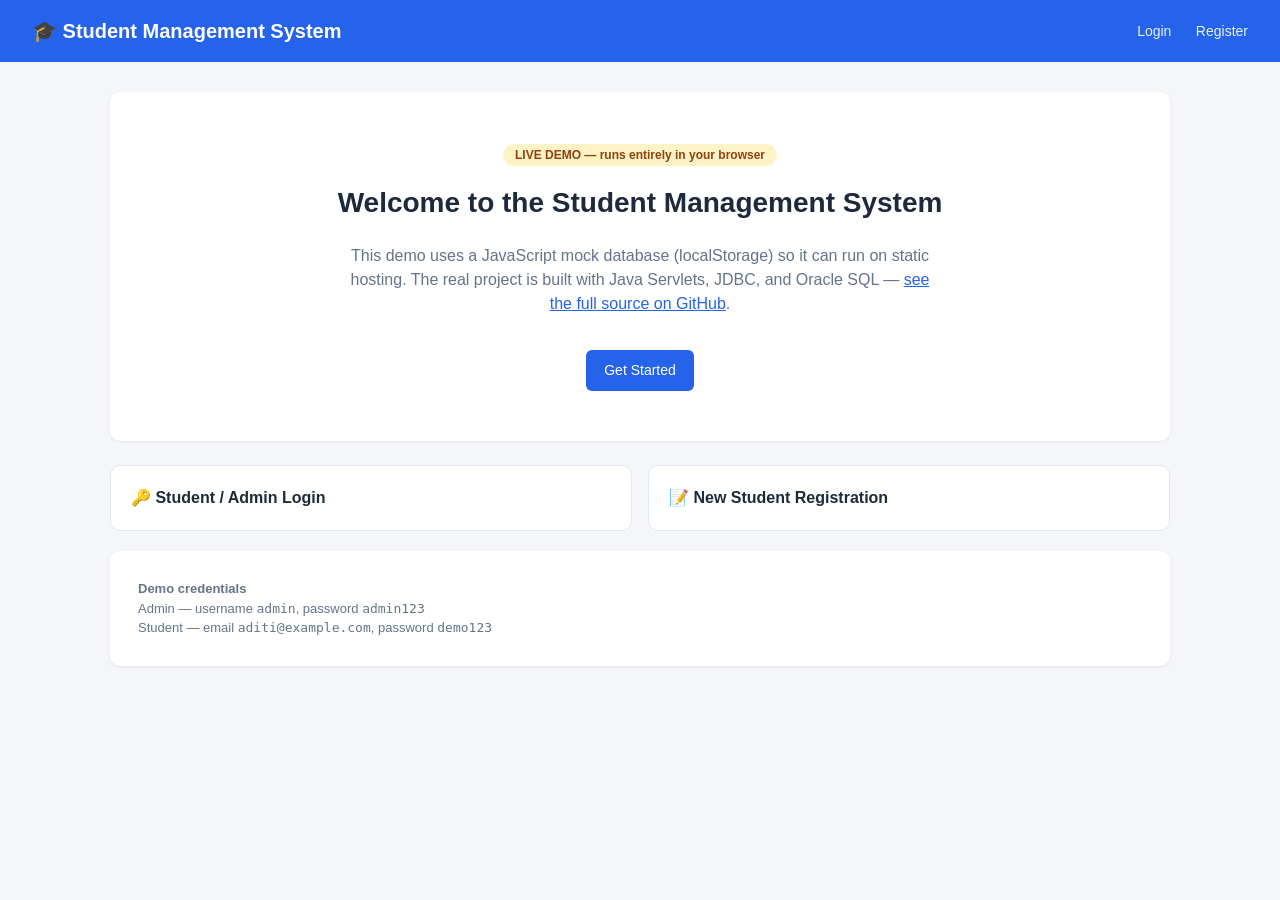
<file: StudentManagementSystem-Demo (1)/index.html>
<!DOCTYPE html>
<html lang="en">
<head>
<meta charset="UTF-8">
<title>Student Management System (Live Demo)</title>
<link rel="stylesheet" href="css/style.css">
</head>
<body>
    <div class="navbar">
        <h1>🎓 Student Management System</h1>
        <div>
            <a href="login.html">Login</a>
            <a href="register.html">Register</a>
        </div>
    </div>

    <div class="container">
        <div class="card" style="text-align:center; padding:50px 30px;">
            <span style="background:#fef3c7; color:#92400e; padding:4px 12px; border-radius:20px; font-size:12px; font-weight:600;">
                LIVE DEMO — runs entirely in your browser
            </span>
            <h2 style="font-size:28px; margin-top:16px;">Welcome to the Student Management System</h2>
            <p style="color:#64748b; max-width:600px; margin:16px auto;">
                This demo uses a JavaScript mock database (localStorage) so it can run on static
                hosting. The real project is built with Java Servlets, JDBC, and Oracle SQL —
                <a href="https://github.com/" target="_blank" style="color:#2563eb;">see the full source on GitHub</a>.
            </p>
            <a href="login.html" class="btn">Get Started</a>
        </div>

        <div class="dashboard-links">
            <a href="login.html">🔑 Student / Admin Login</a>
            <a href="register.html">📝 New Student Registration</a>
        </div>

        <div class="card" style="margin-top:20px; font-size:13px; color:#64748b;">
            <b>Demo credentials</b><br>
            Admin — username <code>admin</code>, password <code>admin123</code><br>
            Student — email <code>aditi@example.com</code>, password <code>demo123</code>
        </div>
    </div>
</body>
</html>
</file>
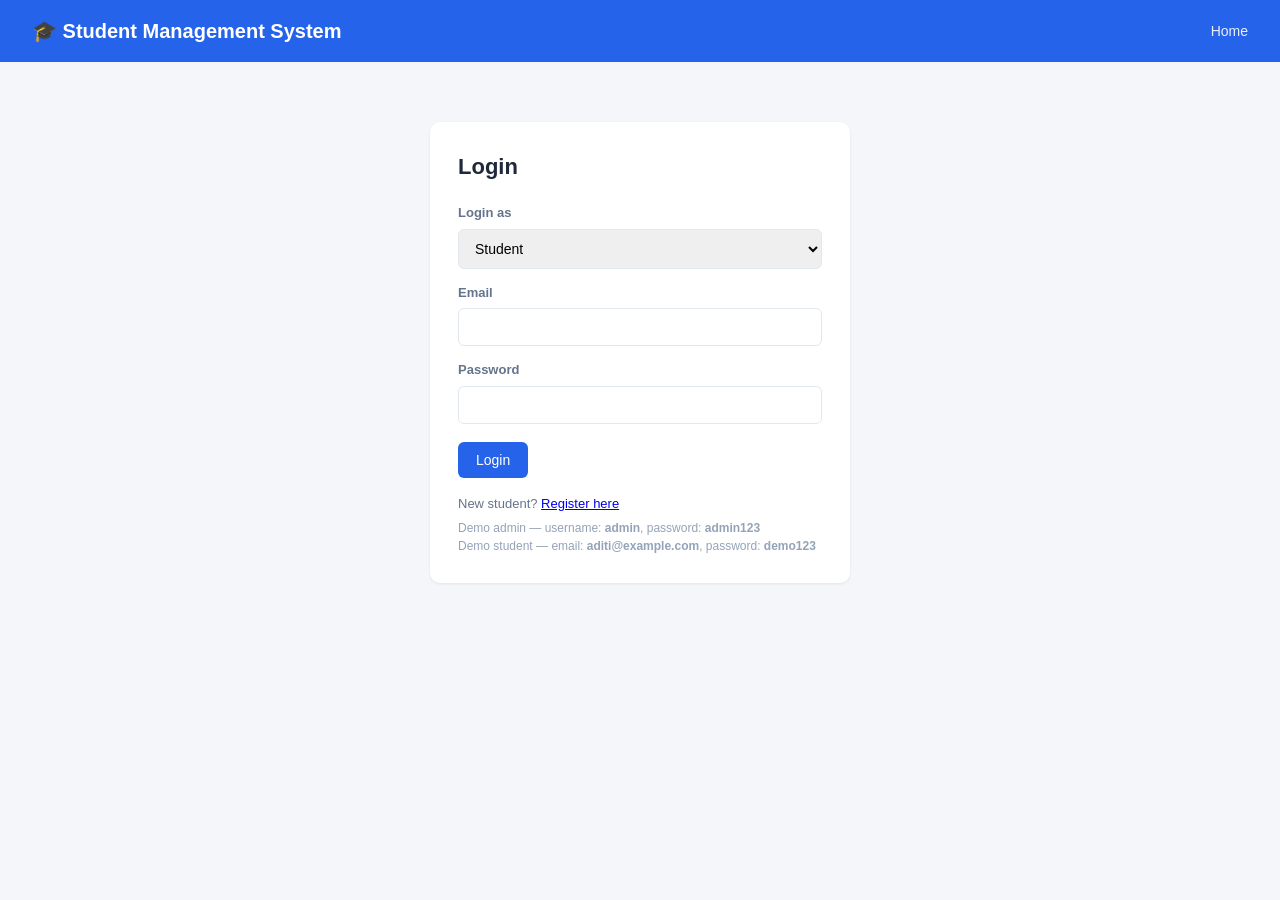
<file: StudentManagementSystem-Demo (1)/add-admin.html>
<!DOCTYPE html>
<html lang="en">
<head>
<meta charset="UTF-8">
<title>Add Admin</title>
<link rel="stylesheet" href="css/style.css">
</head>
<body>
    <div class="navbar">
        <h1>🎓 Add Admin</h1>
        <div><a href="admin-dashboard.html">Dashboard</a> <a href="#" id="logoutLink">Logout</a></div>
    </div>

    <div class="container">
        <div class="card auth-card">
            <h2>Create a New Admin Account</h2>
            <p style="font-size:13px; color:#64748b; margin-bottom:10px;">
                Only accessible to users already logged in as admin.
            </p>

            <form id="addAdminForm">
                <label>Full Name</label>
                <input type="text" id="fullName" required>

                <label>Username</label>
                <input type="text" id="username" required>

                <label>Password</label>
                <input type="password" id="password" minlength="6" required>

                <button type="submit">Create Admin</button>
                <div class="error-msg" id="errorMsg"></div>
                <div class="success-msg" id="successMsg"></div>
            </form>
        </div>
    </div>

    <script src="js/db.js"></script>
    <script src="js/guard.js"></script>
    <script>
        requireRole('admin');

        document.getElementById('addAdminForm').addEventListener('submit', async function (e) {
            e.preventDefault();
            const errorBox = document.getElementById('errorMsg');
            const successBox = document.getElementById('successMsg');
            errorBox.textContent = '';
            successBox.textContent = '';

            const password = document.getElementById('password').value;
            if (password.length < 6) {
                errorBox.textContent = 'Password must be at least 6 characters.';
                return;
            }

            const result = await DB.addAdmin({
                fullName: document.getElementById('fullName').value,
                username: document.getElementById('username').value,
                password
            });

            if (result.success) {
                successBox.textContent = 'Admin account created successfully.';
                this.reset();
            } else {
                errorBox.textContent = result.message;
            }
        });

        document.getElementById('logoutLink').addEventListener('click', (e) => {
            e.preventDefault();
            DB.clearSession();
            window.location.href = 'index.html';
        });
    </script>
</body>
</html>
</file>
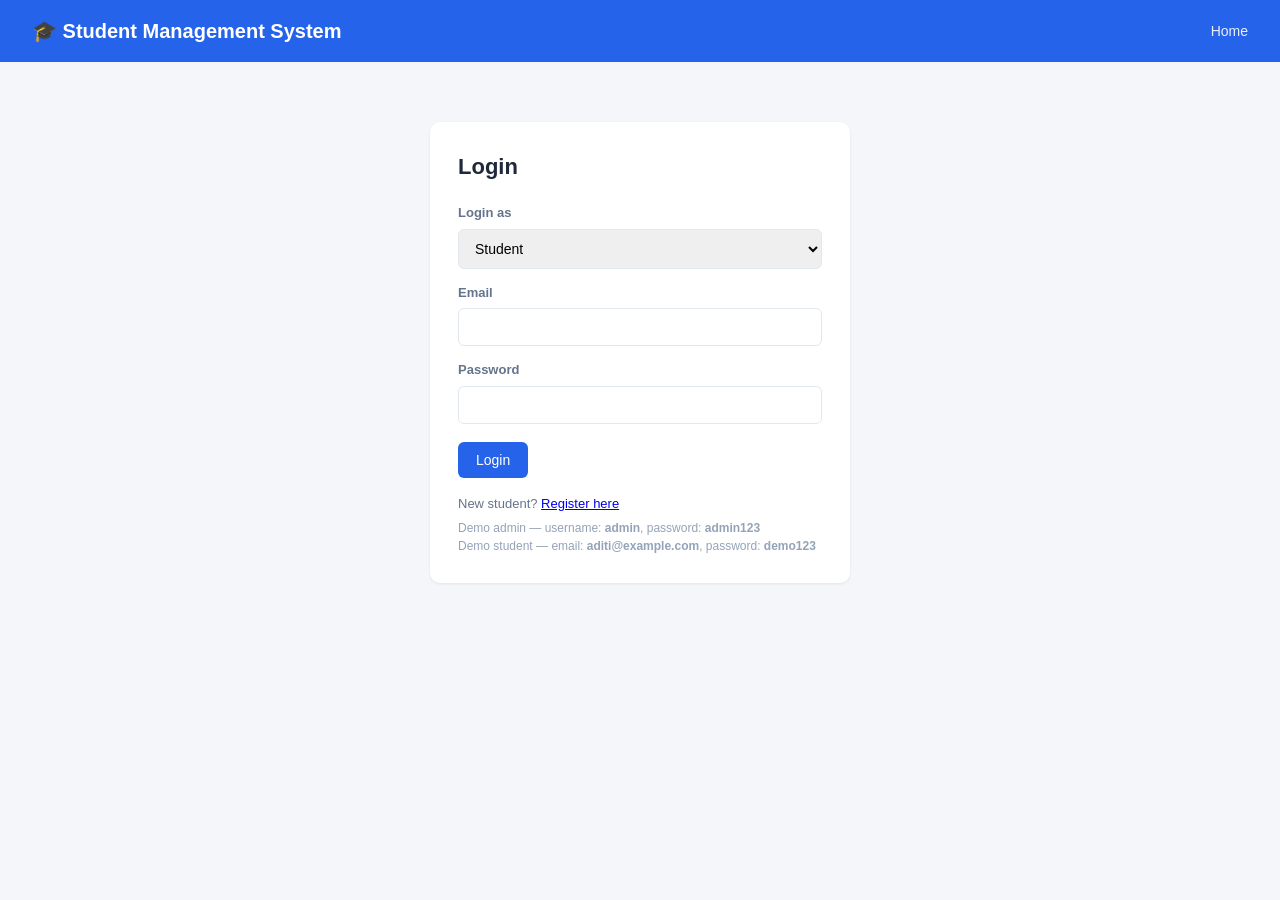
<file: StudentManagementSystem-Demo (1)/admin-dashboard.html>
<!DOCTYPE html>
<html lang="en">
<head>
<meta charset="UTF-8">
<title>Admin Dashboard</title>
<link rel="stylesheet" href="css/style.css">
</head>
<body>
    <div class="navbar">
        <h1>🎓 Admin Dashboard</h1>
        <div><a href="#" id="logoutLink">Logout</a></div>
    </div>

    <div class="container">
        <div class="stats-grid">
            <div class="stat-box"><div class="value" id="totalStudents">--</div><div class="label">Total Students</div></div>
            <div class="stat-box"><div class="value" id="totalCourses">--</div><div class="label">Courses Offered</div></div>
            <div class="stat-box"><div class="value" id="activeStudents">--</div><div class="label">Active Students</div></div>
        </div>

        <div class="dashboard-links">
            <a href="view-students.html">👥 Manage Students</a>
            <a href="manage-courses.html">📚 Manage Courses</a>
            <a href="manage-marks.html">📊 Manage Marks & Grades</a>
            <a href="attendance.html">🗓️ Mark Attendance</a>
            <a href="add-admin.html">➕ Add Admin</a>
            <a href="change-credentials.html">🔐 Change My Credentials</a>
        </div>
    </div>

    <script src="js/db.js"></script>
    <script src="js/guard.js"></script>
    <script>
        requireRole('admin');

        const students = DB.getAllStudents();
        document.getElementById('totalStudents').textContent = students.length;
        document.getElementById('activeStudents').textContent = students.filter(s => s.status === 'ACTIVE').length;
        document.getElementById('totalCourses').textContent = DB.getAllCourses().length;

        document.getElementById('logoutLink').addEventListener('click', (e) => {
            e.preventDefault();
            DB.clearSession();
            window.location.href = 'index.html';
        });
    </script>
</body>
</html>
</file>
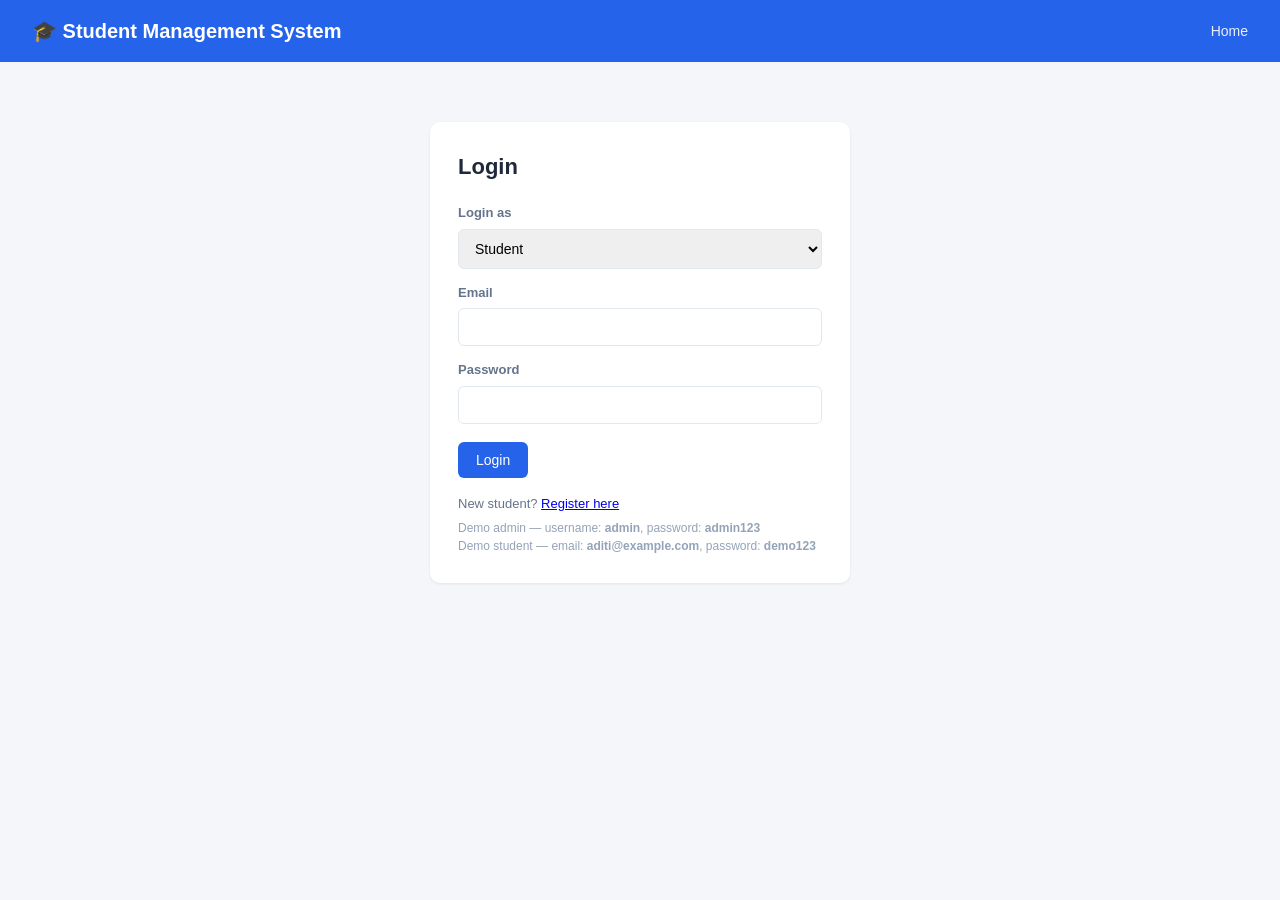
<file: StudentManagementSystem-Demo (1)/attendance.html>
<!DOCTYPE html>
<html lang="en">
<head>
<meta charset="UTF-8">
<title>Mark Attendance</title>
<link rel="stylesheet" href="css/style.css">
</head>
<body>
    <div class="navbar">
        <h1>🎓 Mark Attendance</h1>
        <div><a href="admin-dashboard.html">Dashboard</a> <a href="#" id="logoutLink">Logout</a></div>
    </div>

    <div class="container">
        <div class="card">
            <h2>Mark Today's Attendance</h2>
            <form id="attendanceForm">
                <label>Student ID</label>
                <input type="number" id="studentId" required>

                <label>Status</label>
                <select id="status">
                    <option value="PRESENT">Present</option>
                    <option value="ABSENT">Absent</option>
                </select>

                <button type="submit">Submit</button>
                <div class="success-msg" id="msg"></div>
            </form>
        </div>
    </div>

    <script src="js/db.js"></script>
    <script src="js/guard.js"></script>
    <script>
        requireRole('admin');

        document.getElementById('attendanceForm').addEventListener('submit', function (e) {
            e.preventDefault();
            const studentId = document.getElementById('studentId').value;
            const status = document.getElementById('status').value;
            DB.markAttendance(studentId, status);
            document.getElementById('msg').textContent = 'Attendance recorded!';
            this.reset();
        });

        document.getElementById('logoutLink').addEventListener('click', (e) => {
            e.preventDefault();
            DB.clearSession();
            window.location.href = 'index.html';
        });
    </script>
</body>
</html>
</file>
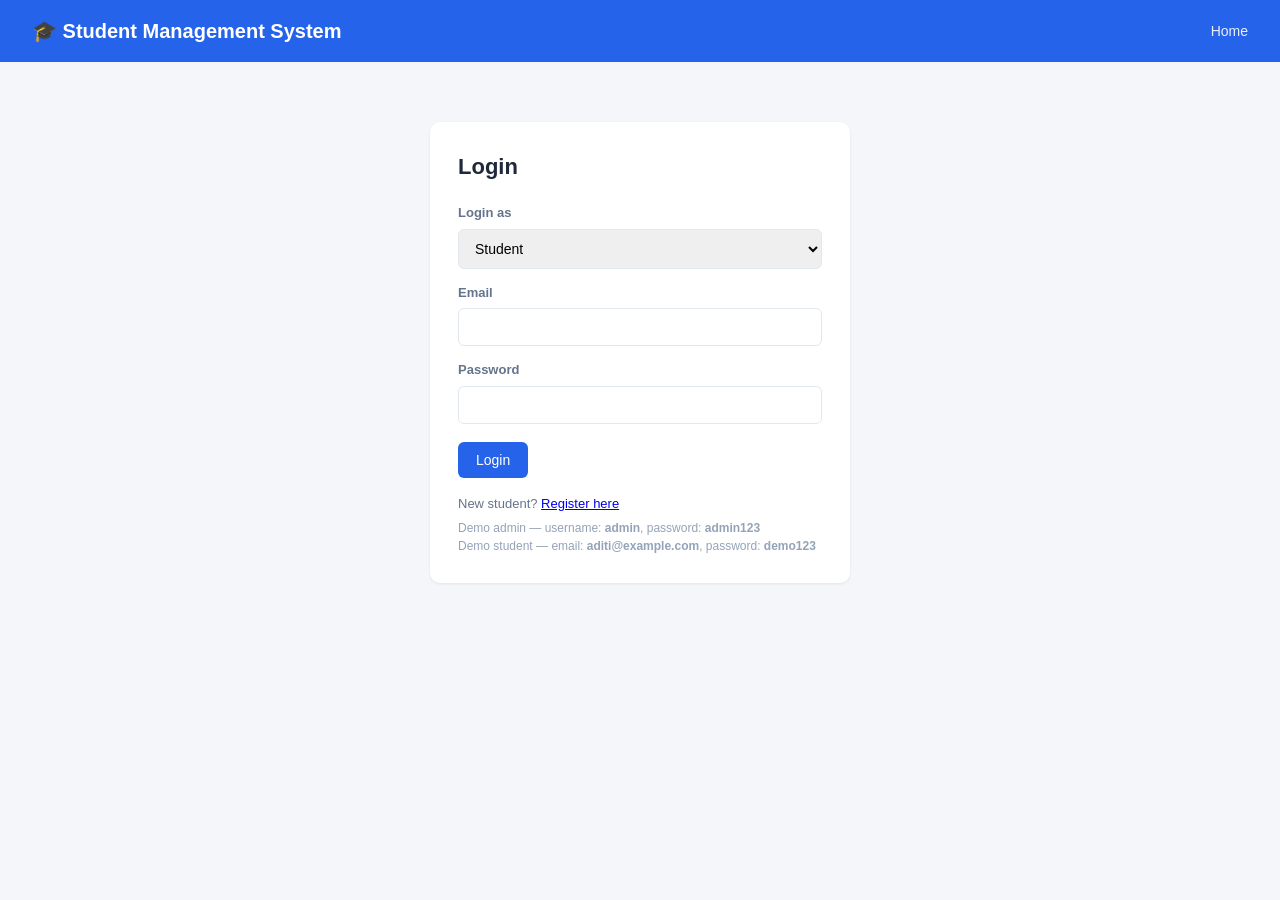
<file: StudentManagementSystem-Demo (1)/change-credentials.html>
<!DOCTYPE html>
<html lang="en">
<head>
<meta charset="UTF-8">
<title>Change My Credentials</title>
<link rel="stylesheet" href="css/style.css">
</head>
<body>
    <div class="navbar">
        <h1>🎓 Change My Credentials</h1>
        <div><a href="admin-dashboard.html">Dashboard</a> <a href="#" id="logoutLink">Logout</a></div>
    </div>

    <div class="container">
        <div class="card auth-card">
            <h2>Update Username / Password</h2>
            <p style="font-size:13px; color:#64748b; margin-bottom:10px;">
                You must confirm your current password to make changes.
            </p>

            <form id="changeForm">
                <label>Current Password</label>
                <input type="password" id="currentPassword" required>

                <label>New Username</label>
                <input type="text" id="newUsername" required>

                <label>New Password <span style="font-weight:400; color:#94a3b8;">(leave blank to keep current password)</span></label>
                <input type="password" id="newPassword" minlength="6">

                <button type="submit">Update Credentials</button>
                <div class="error-msg" id="errorMsg"></div>
                <div class="success-msg" id="successMsg"></div>
            </form>
        </div>
    </div>

    <script src="js/db.js"></script>
    <script src="js/guard.js"></script>
    <script>
        requireRole('admin');
        const session = DB.getSession();

        // Pre-fill with current username
        const usernameField = document.getElementById('newUsername');
        usernameField.value = session.username;

        document.getElementById('changeForm').addEventListener('submit', async function (e) {
            e.preventDefault();
            const errorBox = document.getElementById('errorMsg');
            const successBox = document.getElementById('successMsg');
            errorBox.textContent = '';
            successBox.textContent = '';

            const currentPassword = document.getElementById('currentPassword').value;
            const newUsername = usernameField.value;
            const newPassword = document.getElementById('newPassword').value;

            if (newPassword && newPassword.length < 6) {
                errorBox.textContent = 'New password must be at least 6 characters.';
                return;
            }

            const result = await DB.updateAdminCredentials(
                session.username, currentPassword, newUsername, newPassword
            );

            if (result.success) {
                DB.setSession({ role: 'admin', username: result.username });
                successBox.textContent = 'Credentials updated successfully.';
                document.getElementById('currentPassword').value = '';
                document.getElementById('newPassword').value = '';
            } else {
                errorBox.textContent = result.message;
            }
        });

        document.getElementById('logoutLink').addEventListener('click', (e) => {
            e.preventDefault();
            DB.clearSession();
            window.location.href = 'index.html';
        });
    </script>
</body>
</html>
</file>
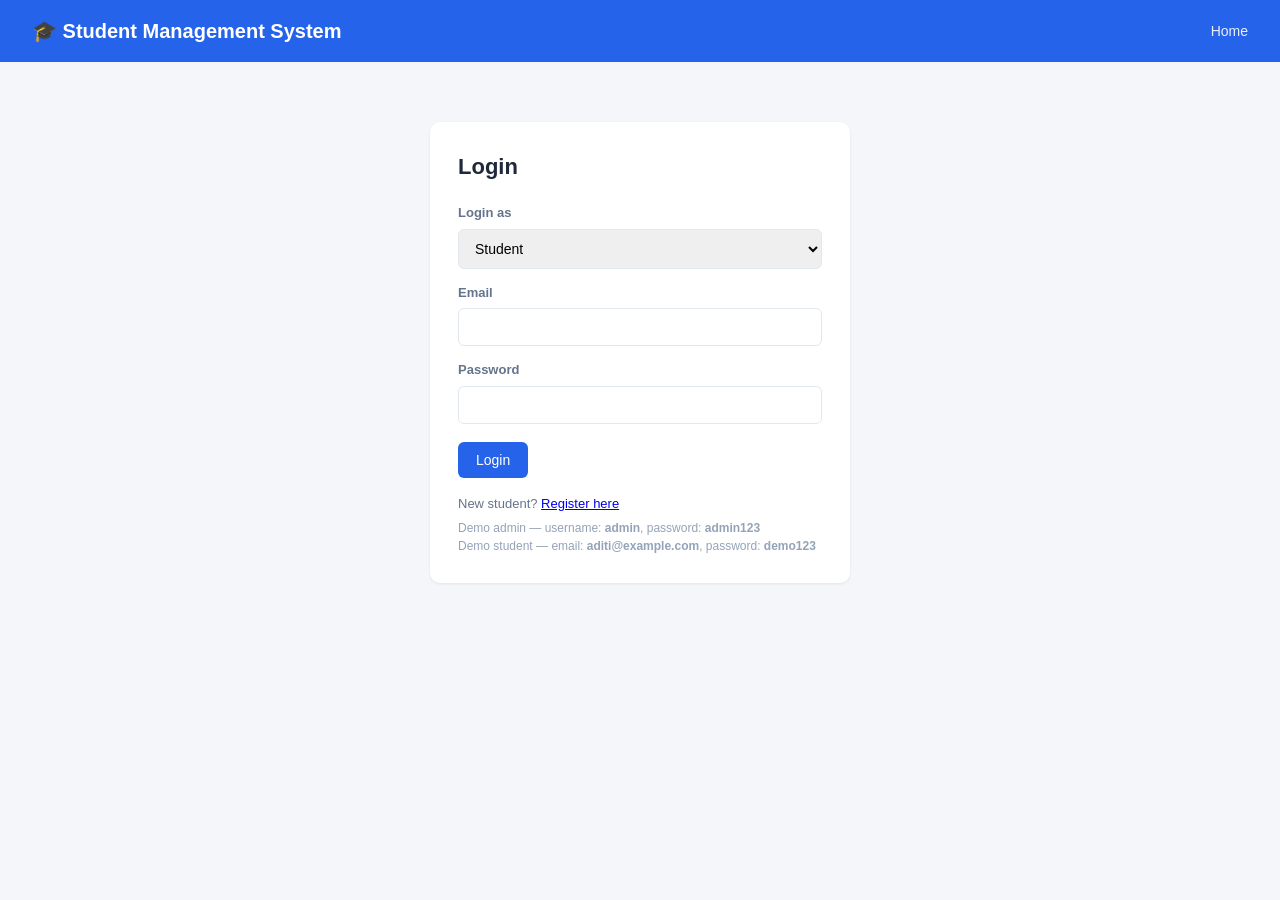
<file: StudentManagementSystem-Demo (1)/edit-student.html>
<!DOCTYPE html>
<html lang="en">
<head>
<meta charset="UTF-8">
<title>Edit Student</title>
<link rel="stylesheet" href="css/style.css">
</head>
<body>
    <div class="navbar">
        <h1>🎓 Edit Student</h1>
        <div><a href="view-students.html">Back to Students</a> <a href="#" id="logoutLink">Logout</a></div>
    </div>

    <div class="container">
        <div class="card auth-card">
            <h2>Edit Student Details</h2>

            <form id="editForm">
                <label>Full Name</label>
                <input type="text" id="fullName" required>

                <label>Email <span style="font-weight:400; color:#94a3b8;">(read-only)</span></label>
                <input type="email" id="email" disabled>

                <label>Phone</label>
                <input type="tel" id="phone" pattern="[0-9]{10}">

                <label>Address</label>
                <textarea id="address" rows="2"></textarea>

                <label>Course</label>
                <select id="courseId" required></select>

                <label>Status</label>
                <select id="status">
                    <option value="ACTIVE">Active</option>
                    <option value="INACTIVE">Inactive</option>
                </select>

                <button type="submit">Save Changes</button>
                <div class="error-msg" id="errorMsg"></div>
                <div class="success-msg" id="successMsg"></div>
            </form>
        </div>
    </div>

    <script src="js/db.js"></script>
    <script src="js/guard.js"></script>
    <script>
        requireRole('admin');

        const params = new URLSearchParams(window.location.search);
        const studentId = Number(params.get('id'));

        if (!studentId) {
            window.location.href = 'view-students.html';
        }

        // Populate course dropdown
        const courseSelect = document.getElementById('courseId');
        DB.getAllCourses().forEach(c => {
            const opt = document.createElement('option');
            opt.value = c.courseId;
            opt.textContent = `${c.courseName} (${c.courseCode})`;
            courseSelect.appendChild(opt);
        });

        // Load student data
        const student = DB.getStudentById(studentId);
        if (!student) {
            document.getElementById('errorMsg').textContent = 'Student not found.';
        } else {
            document.getElementById('fullName').value = student.fullName;
            document.getElementById('email').value = student.email;
            document.getElementById('phone').value = student.phone || '';
            document.getElementById('address').value = student.address || '';
            document.getElementById('courseId').value = student.courseId;
            document.getElementById('status').value = student.status;
        }

        document.getElementById('editForm').addEventListener('submit', function (e) {
            e.preventDefault();

            DB.updateStudent({
                studentId,
                fullName: document.getElementById('fullName').value,
                phone: document.getElementById('phone').value,
                address: document.getElementById('address').value,
                courseId: Number(document.getElementById('courseId').value),
                status: document.getElementById('status').value
            });

            document.getElementById('successMsg').textContent = 'Saved! Redirecting...';
            setTimeout(() => window.location.href = 'view-students.html', 800);
        });

        document.getElementById('logoutLink').addEventListener('click', (e) => {
            e.preventDefault();
            DB.clearSession();
            window.location.href = 'index.html';
        });
    </script>
</body>
</html>
</file>
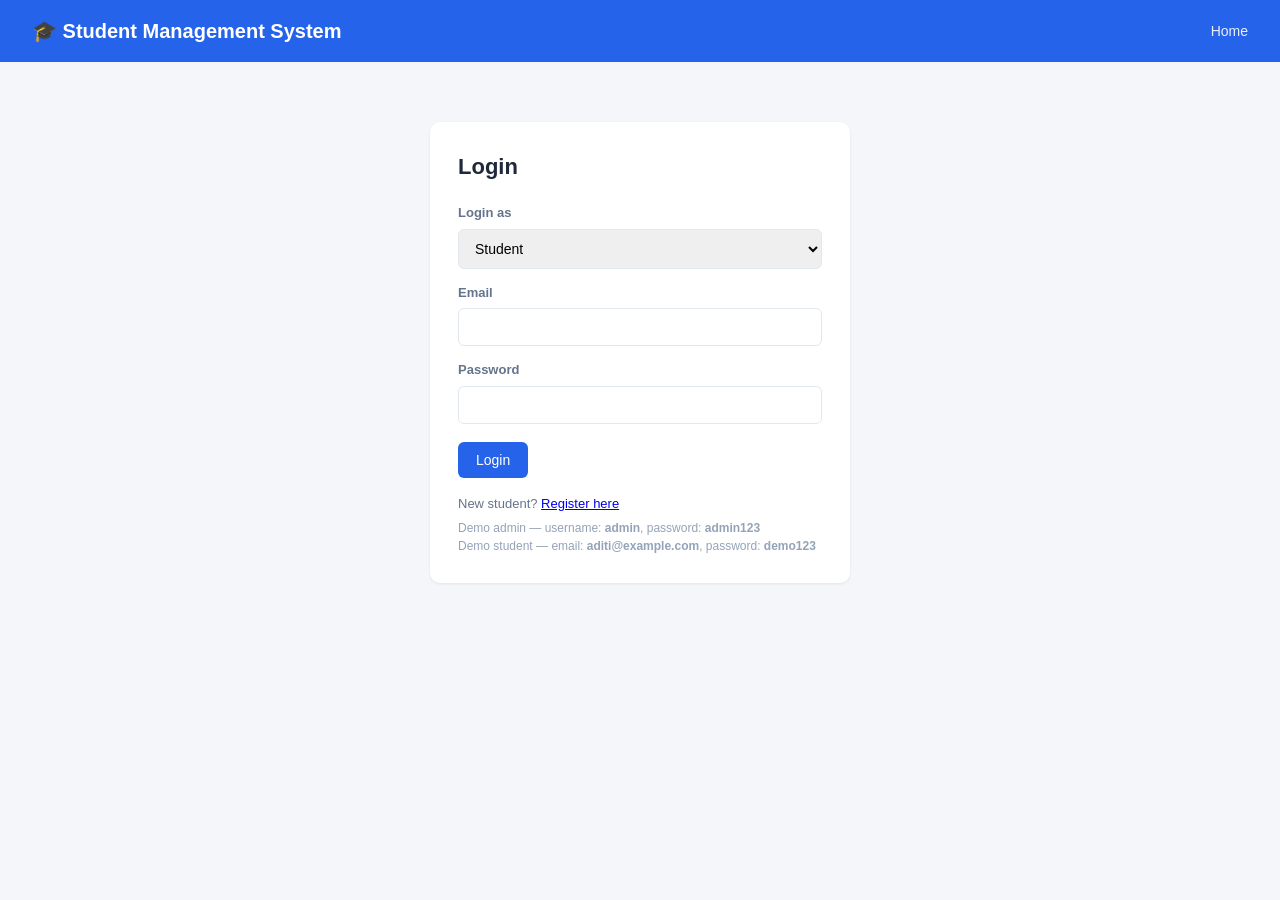
<file: StudentManagementSystem-Demo (1)/login.html>
<!DOCTYPE html>
<html lang="en">
<head>
<meta charset="UTF-8">
<title>Login - Student Management System</title>
<link rel="stylesheet" href="css/style.css">
</head>
<body>
    <div class="navbar">
        <h1>🎓 Student Management System</h1>
        <div><a href="index.html">Home</a></div>
    </div>

    <div class="container">
        <div class="card auth-card">
            <h2>Login</h2>

            <label>Login as</label>
            <select id="role">
                <option value="student">Student</option>
                <option value="admin">Admin</option>
            </select>

            <form id="loginForm">
                <label id="userLabel">Email</label>
                <input type="text" id="username" required>

                <label>Password</label>
                <input type="password" id="password" required>

                <button type="submit">Login</button>
                <div class="error-msg" id="errorMsg"></div>
                <div class="success-msg" id="successMsg"></div>
            </form>

            <p style="margin-top:16px; font-size:13px; color:#64748b;">
                New student? <a href="register.html">Register here</a>
            </p>
            <p style="margin-top:6px; font-size:12px; color:#94a3b8;">
                Demo admin — username: <b>admin</b>, password: <b>admin123</b><br>
                Demo student — email: <b>aditi@example.com</b>, password: <b>demo123</b>
            </p>
        </div>
    </div>

    <script src="js/db.js"></script>
    <script>
        const roleSelect = document.getElementById('role');
        const userLabel = document.getElementById('userLabel');

        roleSelect.addEventListener('change', () => {
            userLabel.textContent = roleSelect.value === 'admin' ? 'Username' : 'Email';
        });

        const params = new URLSearchParams(window.location.search);
        if (params.get('registered') === 'true') {
            document.getElementById('successMsg').textContent = 'Registration successful! Please log in.';
        }

        document.getElementById('loginForm').addEventListener('submit', async function (e) {
            e.preventDefault();
            const role = roleSelect.value;
            const username = document.getElementById('username').value;
            const password = document.getElementById('password').value;
            const errorBox = document.getElementById('errorMsg');
            errorBox.textContent = '';

            if (role === 'admin') {
                if (await DB.adminLogin(username, password)) {
                    DB.setSession({ role: 'admin', username });
                    window.location.href = 'admin-dashboard.html';
                } else {
                    errorBox.textContent = 'Invalid admin credentials.';
                }
            } else {
                const student = await DB.studentLogin(username, password);
                if (student) {
                    DB.setSession({ role: 'student', studentId: student.studentId, name: student.fullName });
                    window.location.href = 'student-dashboard.html';
                } else {
                    errorBox.textContent = 'Invalid email or password.';
                }
            }
        });
    </script>
</body>
</html>
</file>
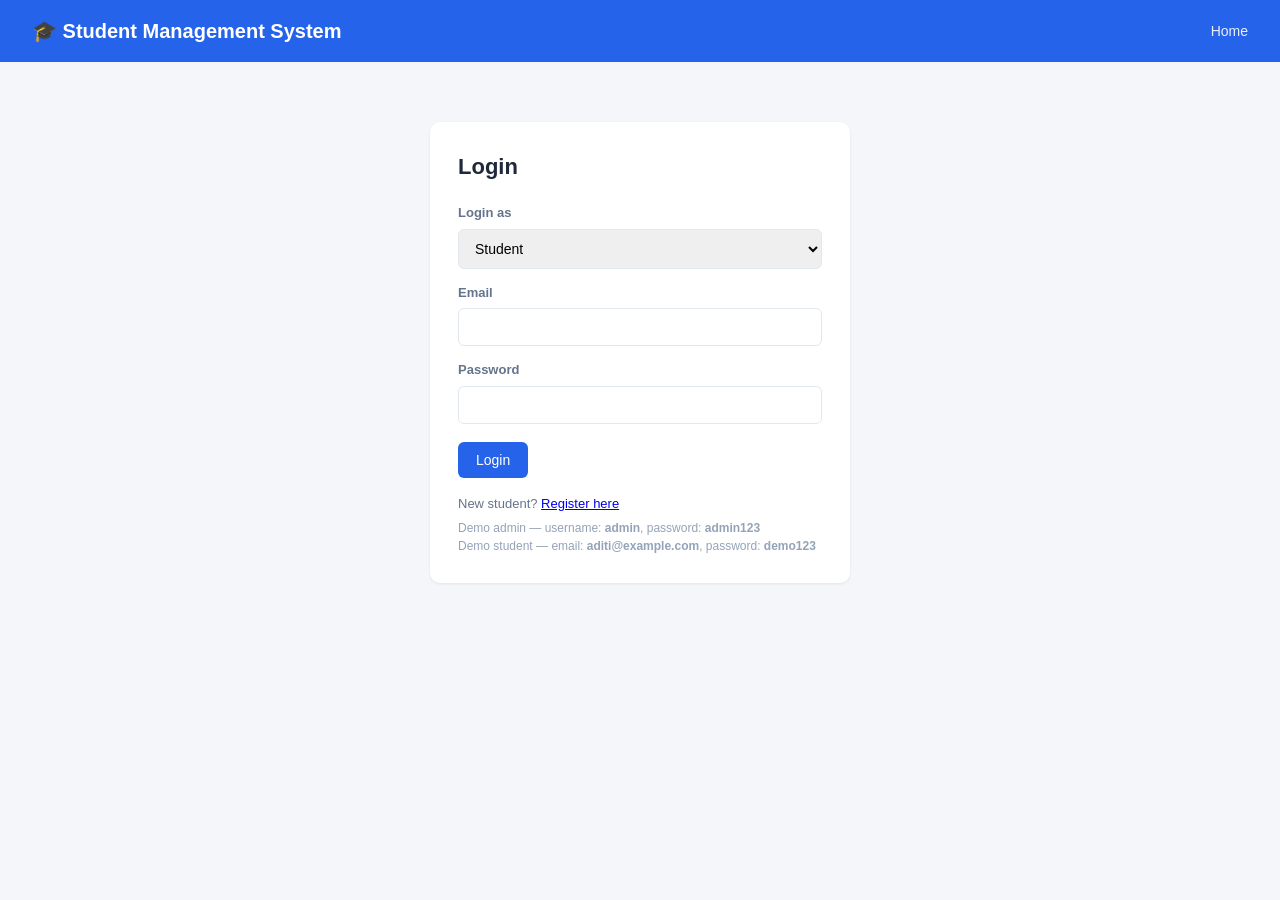
<file: StudentManagementSystem-Demo (1)/manage-courses.html>
<!DOCTYPE html>
<html lang="en">
<head>
<meta charset="UTF-8">
<title>Manage Courses</title>
<link rel="stylesheet" href="css/style.css">
</head>
<body>
    <div class="navbar">
        <h1>🎓 Manage Courses</h1>
        <div><a href="admin-dashboard.html">Dashboard</a> <a href="#" id="logoutLink">Logout</a></div>
    </div>

    <div class="container">
        <div class="card">
            <h2>Add New Course</h2>
            <form id="courseForm">
                <label>Course Name</label>
                <input type="text" id="courseName" required>

                <label>Course Code</label>
                <input type="text" id="courseCode" required>

                <label>Duration (years)</label>
                <input type="number" id="durationYears" value="4" required>

                <label>Fees (₹)</label>
                <input type="number" step="0.01" id="fees" required>

                <button type="submit">Add Course</button>
            </form>
        </div>

        <div class="card">
            <h2>All Courses</h2>
            <table>
                <thead>
                    <tr><th>ID</th><th>Name</th><th>Code</th><th>Duration</th><th>Fees</th></tr>
                </thead>
                <tbody id="courseTableBody"></tbody>
            </table>
        </div>
    </div>

    <script src="js/db.js"></script>
    <script src="js/guard.js"></script>
    <script>
        requireRole('admin');

        function loadCourses() {
            const tbody = document.getElementById('courseTableBody');
            tbody.innerHTML = '';
            DB.getAllCourses().forEach(c => {
                const row = document.createElement('tr');
                row.innerHTML = `
                    <td>${c.courseId}</td>
                    <td>${c.courseName}</td>
                    <td>${c.courseCode}</td>
                    <td>${c.durationYears} yrs</td>
                    <td>₹${c.fees}</td>
                `;
                tbody.appendChild(row);
            });
        }

        document.getElementById('courseForm').addEventListener('submit', function (e) {
            e.preventDefault();
            DB.addCourse({
                courseName: document.getElementById('courseName').value,
                courseCode: document.getElementById('courseCode').value,
                durationYears: Number(document.getElementById('durationYears').value),
                fees: Number(document.getElementById('fees').value)
            });
            this.reset();
            loadCourses();
        });

        loadCourses();

        document.getElementById('logoutLink').addEventListener('click', (e) => {
            e.preventDefault();
            DB.clearSession();
            window.location.href = 'index.html';
        });
    </script>
</body>
</html>
</file>
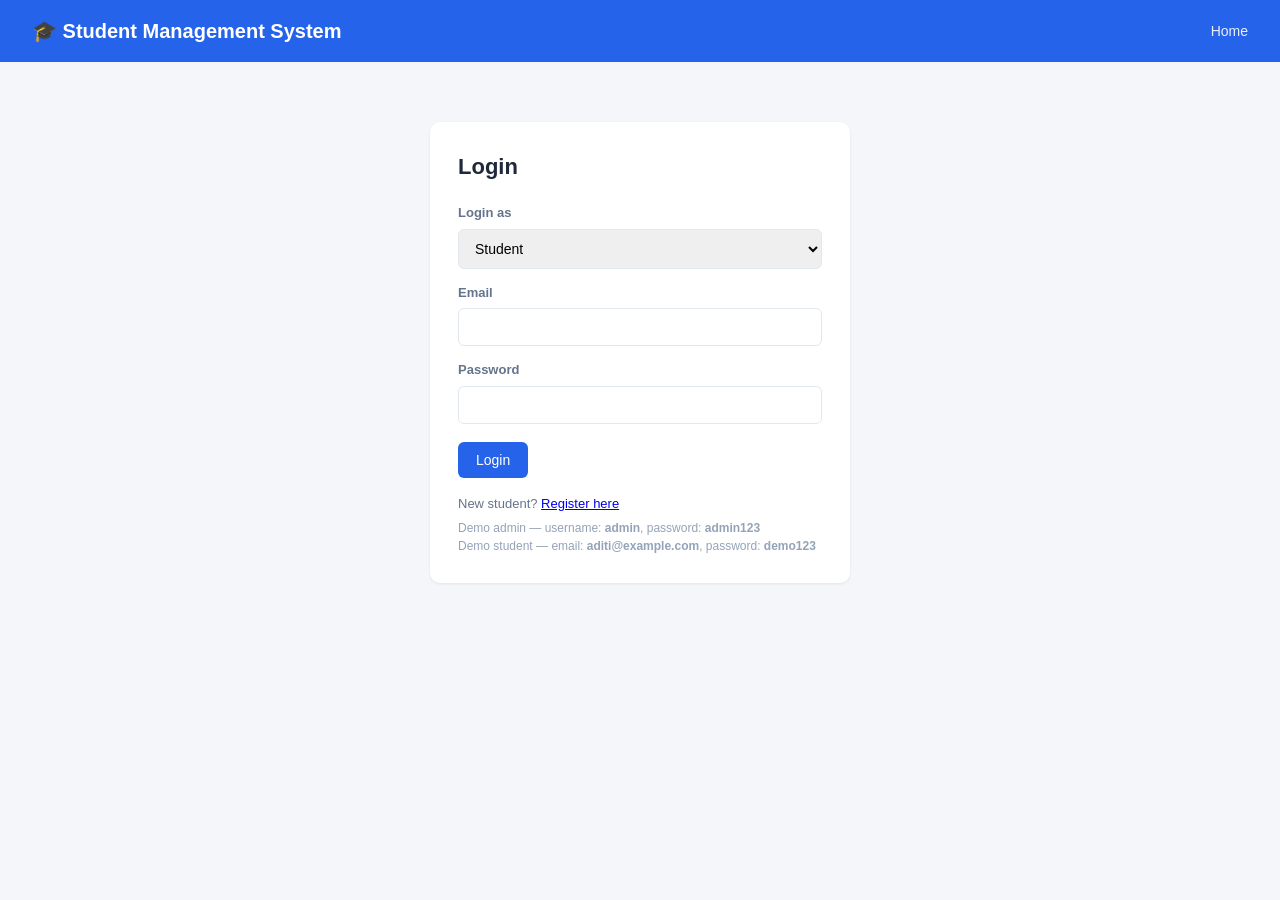
<file: StudentManagementSystem-Demo (1)/manage-marks.html>
<!DOCTYPE html>
<html lang="en">
<head>
<meta charset="UTF-8">
<title>Manage Marks</title>
<link rel="stylesheet" href="css/style.css">
</head>
<body>
    <div class="navbar">
        <h1>🎓 Manage Marks</h1>
        <div><a href="admin-dashboard.html">Dashboard</a> <a href="#" id="logoutLink">Logout</a></div>
    </div>

    <div class="container">
        <div class="card">
            <h2>Add Marks</h2>
            <form id="marksForm">
                <label>Student ID</label>
                <input type="number" id="studentId" required>

                <label>Subject</label>
                <input type="text" id="subject" required>

                <label>Semester</label>
                <input type="number" id="semester" min="1" max="8" required>

                <label>Marks Obtained</label>
                <input type="number" step="0.01" id="marksObtained" required>

                <label>Max Marks</label>
                <input type="number" step="0.01" id="maxMarks" value="100" required>

                <button type="submit">Save Marks</button>
                <div class="success-msg" id="msg"></div>
            </form>
        </div>

        <div class="card">
            <p style="font-size:13px; color:#64748b;">
                Tip: use Student ID <b>1</b> (Aditi Sharma) or <b>2</b> (Rahul Verma) to see it
                reflected instantly on the student dashboard.
            </p>
        </div>
    </div>

    <script src="js/db.js"></script>
    <script src="js/guard.js"></script>
    <script>
        requireRole('admin');

        document.getElementById('marksForm').addEventListener('submit', function (e) {
            e.preventDefault();
            DB.addMarks({
                studentId: Number(document.getElementById('studentId').value),
                subject: document.getElementById('subject').value,
                semester: Number(document.getElementById('semester').value),
                marksObtained: Number(document.getElementById('marksObtained').value),
                maxMarks: Number(document.getElementById('maxMarks').value)
            });
            document.getElementById('msg').textContent = 'Marks saved!';
            this.reset();
            document.getElementById('maxMarks').value = 100;
        });

        document.getElementById('logoutLink').addEventListener('click', (e) => {
            e.preventDefault();
            DB.clearSession();
            window.location.href = 'index.html';
        });
    </script>
</body>
</html>
</file>
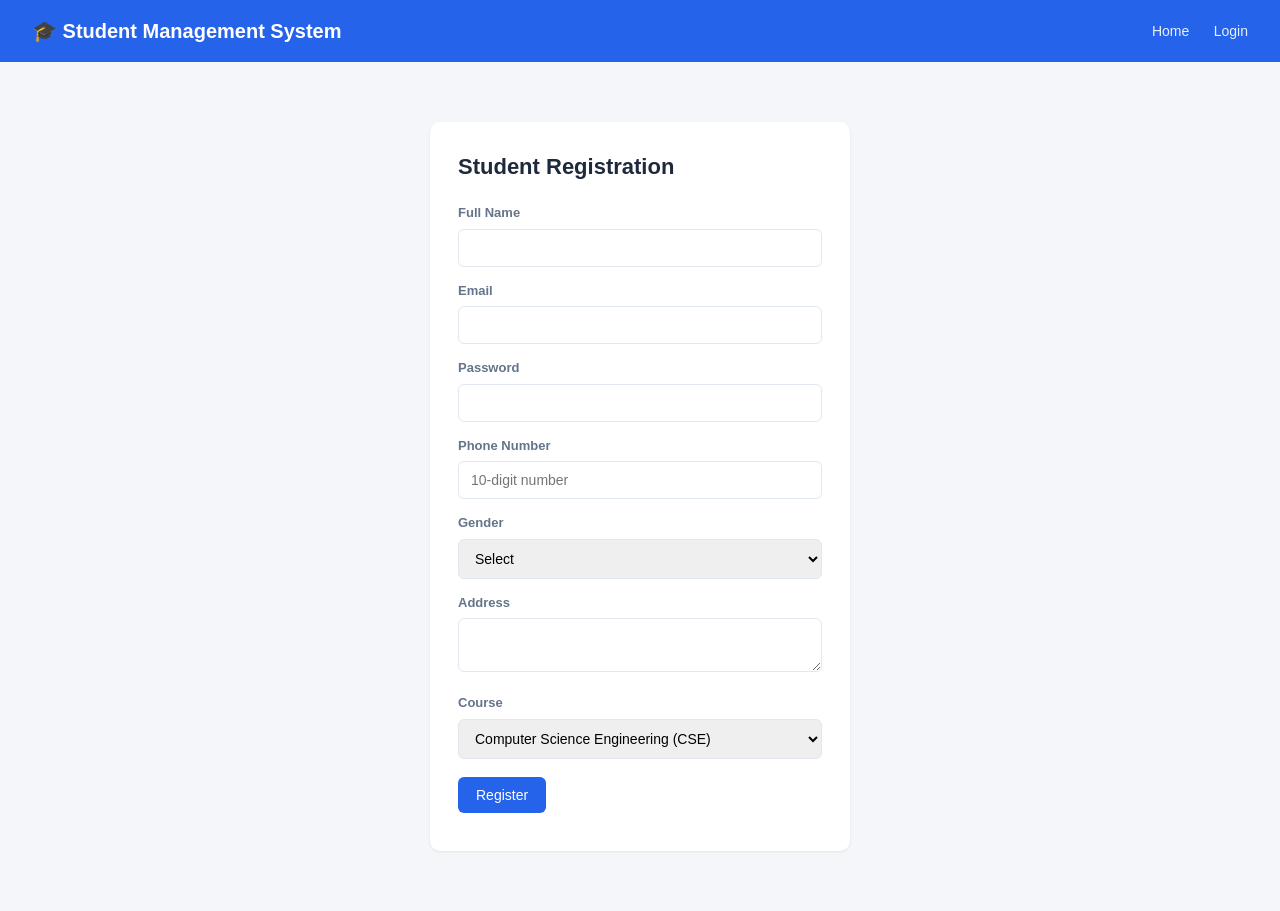
<file: StudentManagementSystem-Demo (1)/register.html>
<!DOCTYPE html>
<html lang="en">
<head>
<meta charset="UTF-8">
<title>Register - Student Management System</title>
<link rel="stylesheet" href="css/style.css">
</head>
<body>
    <div class="navbar">
        <h1>🎓 Student Management System</h1>
        <div><a href="index.html">Home</a> <a href="login.html">Login</a></div>
    </div>

    <div class="container">
        <div class="card auth-card">
            <h2>Student Registration</h2>

            <form id="registerForm">
                <label>Full Name</label>
                <input type="text" id="fullName" required>

                <label>Email</label>
                <input type="email" id="email" required>

                <label>Password</label>
                <input type="password" id="password" minlength="6" required>

                <label>Phone Number</label>
                <input type="tel" id="phone" pattern="[0-9]{10}" placeholder="10-digit number" required>

                <label>Gender</label>
                <select id="gender" required>
                    <option value="">Select</option>
                    <option value="Male">Male</option>
                    <option value="Female">Female</option>
                    <option value="Other">Other</option>
                </select>

                <label>Address</label>
                <textarea id="address" rows="2"></textarea>

                <label>Course</label>
                <select id="courseId" required>
                    <option value="">Loading courses...</option>
                </select>

                <button type="submit">Register</button>
                <div class="error-msg" id="formError"></div>
            </form>
        </div>
    </div>

    <script src="js/db.js"></script>
    <script>
        // Populate course dropdown from the (mock) database
        const courseSelect = document.getElementById('courseId');
        courseSelect.innerHTML = '';
        DB.getAllCourses().forEach(c => {
            const opt = document.createElement('option');
            opt.value = c.courseId;
            opt.textContent = `${c.courseName} (${c.courseCode})`;
            courseSelect.appendChild(opt);
        });

        document.getElementById('registerForm').addEventListener('submit', async function (e) {
            e.preventDefault();
            const errorBox = document.getElementById('formError');
            errorBox.textContent = '';

            const password = document.getElementById('password').value;
            const phone = document.getElementById('phone').value;
            const email = document.getElementById('email').value;
            const errors = [];

            if (password.length < 6) errors.push('Password must be at least 6 characters.');
            if (!/^[0-9]{10}$/.test(phone)) errors.push('Phone number must be exactly 10 digits.');
            if (!/^[^\s@]+@[^\s@]+\.[^\s@]+$/.test(email)) errors.push('Enter a valid email address.');

            if (errors.length > 0) {
                errorBox.textContent = errors.join(' ');
                return;
            }

            const result = await DB.registerStudent({
                fullName: document.getElementById('fullName').value,
                email, password,
                phone,
                gender: document.getElementById('gender').value,
                address: document.getElementById('address').value,
                courseId: Number(document.getElementById('courseId').value)
            });

            if (result.success) {
                window.location.href = 'login.html?registered=true';
            } else {
                errorBox.textContent = result.message;
            }
        });
    </script>
</body>
</html>
</file>
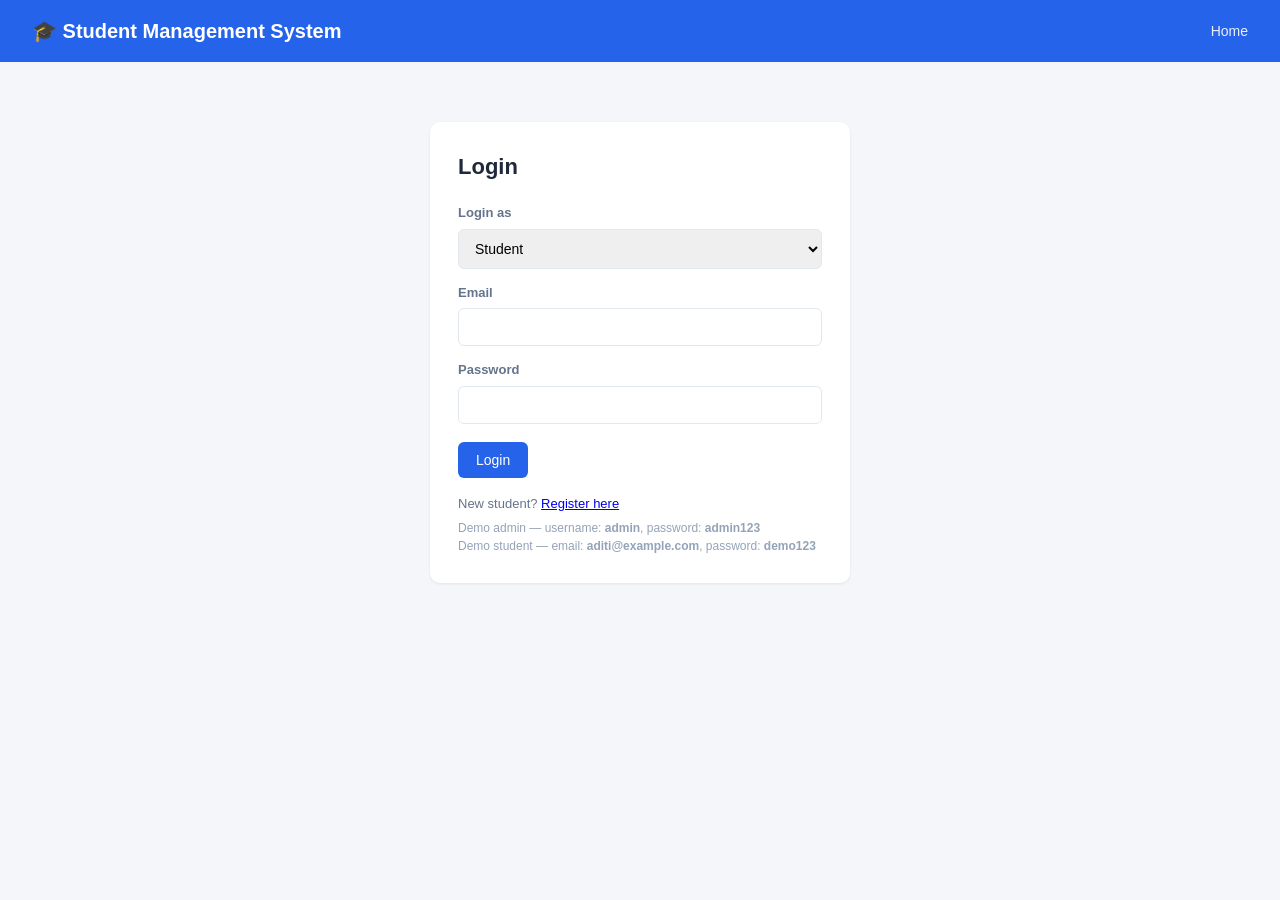
<file: StudentManagementSystem-Demo (1)/student-dashboard.html>
<!DOCTYPE html>
<html lang="en">
<head>
<meta charset="UTF-8">
<title>Student Dashboard</title>
<link rel="stylesheet" href="css/style.css">
</head>
<body>
    <div class="navbar">
        <h1>🎓 My Dashboard</h1>
        <div><a href="#" id="logoutLink">Logout</a></div>
    </div>

    <div class="container">
        <div class="card">
            <h2 id="welcomeMsg">My Academic Record</h2>
            <div class="stats-grid">
                <div class="stat-box">
                    <div class="value" id="overallPercentage">--%</div>
                    <div class="label">Overall Percentage</div>
                </div>
                <div class="stat-box">
                    <div class="value" id="attendancePercentage">--%</div>
                    <div class="label">Attendance</div>
                </div>
            </div>

            <table>
                <thead>
                    <tr><th>Semester</th><th>Subject</th><th>Marks</th><th>Grade</th></tr>
                </thead>
                <tbody id="marksTableBody"></tbody>
            </table>
        </div>
    </div>

    <script src="js/db.js"></script>
    <script src="js/guard.js"></script>
    <script>
        requireRole('student');
        const session = DB.getSession();

        document.getElementById('welcomeMsg').textContent = `Welcome, ${session.name}`;
        document.getElementById('overallPercentage').textContent =
            DB.getOverallPercentage(session.studentId).toFixed(1) + '%';
        document.getElementById('attendancePercentage').textContent =
            DB.getAttendancePercentage(session.studentId).toFixed(1) + '%';

        const marks = DB.getMarksByStudent(session.studentId);
        const tbody = document.getElementById('marksTableBody');

        if (marks.length === 0) {
            tbody.innerHTML = '<tr><td colspan="4">No marks recorded yet.</td></tr>';
        } else {
            marks.forEach(m => {
                const row = document.createElement('tr');
                row.innerHTML = `
                    <td>${m.semester}</td>
                    <td>${m.subject}</td>
                    <td>${m.marksObtained} / ${m.maxMarks}</td>
                    <td>${m.grade}</td>
                `;
                tbody.appendChild(row);
            });
        }

        document.getElementById('logoutLink').addEventListener('click', (e) => {
            e.preventDefault();
            DB.clearSession();
            window.location.href = 'index.html';
        });
    </script>
</body>
</html>
</file>
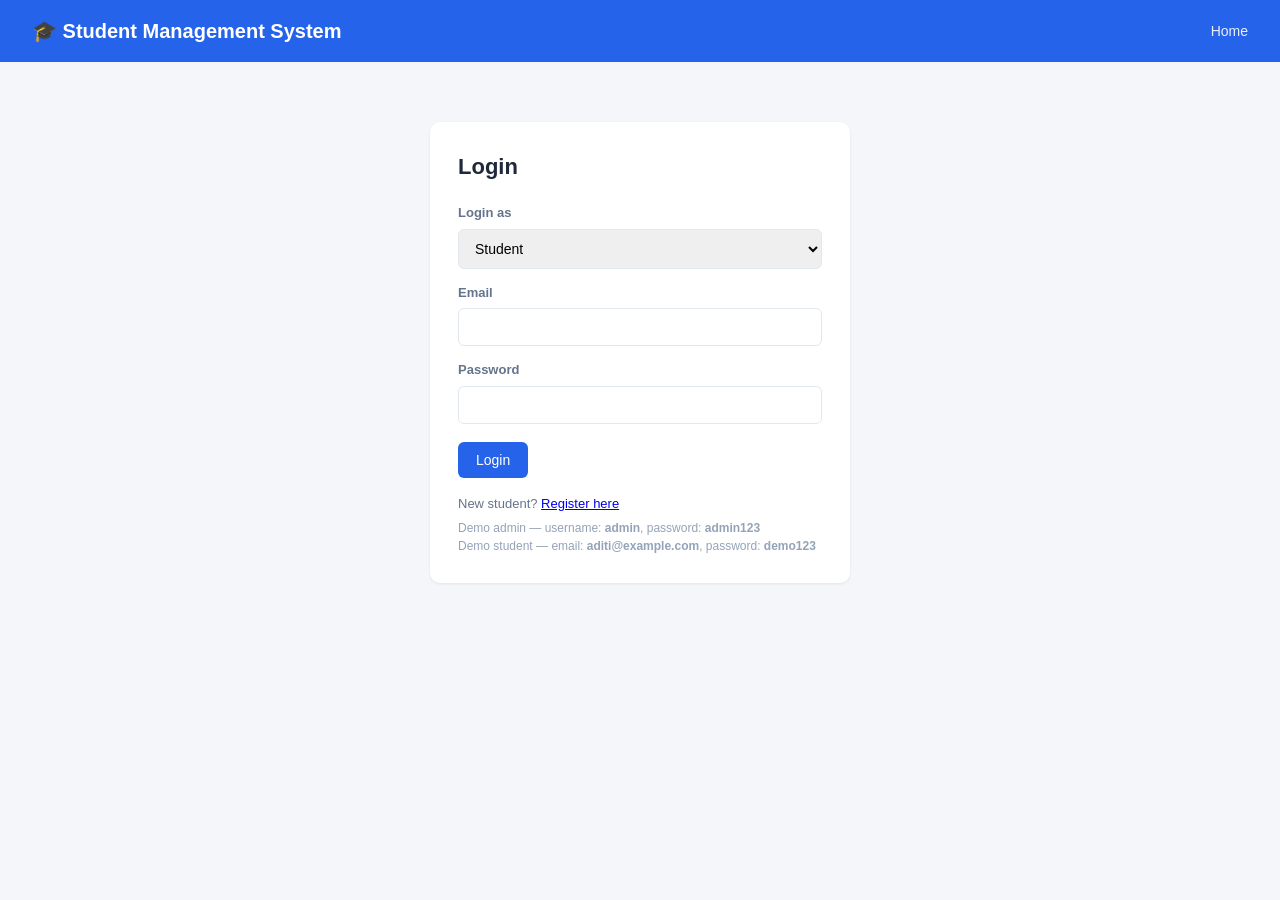
<file: StudentManagementSystem-Demo (1)/view-students.html>
<!DOCTYPE html>
<html lang="en">
<head>
<meta charset="UTF-8">
<title>Manage Students</title>
<link rel="stylesheet" href="css/style.css">
</head>
<body>
    <div class="navbar">
        <h1>🎓 Manage Students</h1>
        <div><a href="admin-dashboard.html">Dashboard</a> <a href="#" id="logoutLink">Logout</a></div>
    </div>

    <div class="container">
        <div class="card">
            <div class="search-bar">
                <input type="text" id="searchBox" placeholder="Search by student name...">
                <button onclick="searchStudents()">Search</button>
                <button class="btn-secondary" onclick="loadStudents()">Reset</button>
            </div>

            <table>
                <thead>
                    <tr>
                        <th>ID</th><th>Name</th><th>Email</th><th>Phone</th>
                        <th>Course</th><th>Status</th><th>Actions</th>
                    </tr>
                </thead>
                <tbody id="studentTableBody"></tbody>
            </table>
        </div>
    </div>

    <script src="js/db.js"></script>
    <script src="js/guard.js"></script>
    <script>
        requireRole('admin');

        function loadStudents() { renderStudents(DB.getAllStudents()); }
        function searchStudents() { renderStudents(DB.searchStudents(document.getElementById('searchBox').value)); }

        function renderStudents(students) {
            const tbody = document.getElementById('studentTableBody');
            tbody.innerHTML = '';

            if (students.length === 0) {
                tbody.innerHTML = '<tr><td colspan="7">No students found.</td></tr>';
                return;
            }

            students.forEach(s => {
                const row = document.createElement('tr');
                row.innerHTML = `
                    <td>${s.studentId}</td>
                    <td>${s.fullName}</td>
                    <td>${s.email}</td>
                    <td>${s.phone || '-'}</td>
                    <td>${s.courseName || '-'}</td>
                    <td>${s.status}</td>
                    <td class="actions">
                        <a href="edit-student.html?id=${s.studentId}" class="btn" style="padding:6px 12px; font-size:12px;">Edit</a>
                        <button class="btn-danger" onclick="deleteStudent(${s.studentId})">Delete</button>
                    </td>
                `;
                tbody.appendChild(row);
            });
        }

        function deleteStudent(id) {
            if (!confirm('Delete this student record?')) return;
            DB.deleteStudent(id);
            loadStudents();
        }

        loadStudents();

        document.getElementById('logoutLink').addEventListener('click', (e) => {
            e.preventDefault();
            DB.clearSession();
            window.location.href = 'index.html';
        });
    </script>
</body>
</html>
</file>
<file: StudentManagementSystem-Demo (1)/css/style.css>
:root {
    --primary: #2563eb;
    --primary-dark: #1d4ed8;
    --bg: #f4f6f9;
    --card-bg: #ffffff;
    --text: #1e293b;
    --muted: #64748b;
    --border: #e2e8f0;
    --success: #16a34a;
    --danger: #dc2626;
}

* { box-sizing: border-box; margin: 0; padding: 0; }

body {
    font-family: 'Segoe UI', Arial, sans-serif;
    background: var(--bg);
    color: var(--text);
    line-height: 1.5;
}

.navbar {
    background: var(--primary);
    color: white;
    padding: 16px 32px;
    display: flex;
    justify-content: space-between;
    align-items: center;
}

.navbar h1 { font-size: 20px; }

.navbar a {
    color: white;
    text-decoration: none;
    margin-left: 20px;
    font-size: 14px;
    opacity: 0.9;
}
.navbar a:hover { opacity: 1; text-decoration: underline; }

.container {
    max-width: 1100px;
    margin: 30px auto;
    padding: 0 20px;
}

.card {
    background: var(--card-bg);
    border-radius: 10px;
    padding: 28px;
    box-shadow: 0 1px 3px rgba(0,0,0,0.08);
    margin-bottom: 24px;
}

.auth-card {
    max-width: 420px;
    margin: 60px auto;
}

h2 { margin-bottom: 20px; font-size: 22px; }

label {
    display: block;
    font-size: 13px;
    font-weight: 600;
    color: var(--muted);
    margin-bottom: 6px;
    margin-top: 14px;
}

input, select, textarea {
    width: 100%;
    padding: 10px 12px;
    border: 1px solid var(--border);
    border-radius: 6px;
    font-size: 14px;
    font-family: inherit;
}

input:focus, select:focus, textarea:focus {
    outline: none;
    border-color: var(--primary);
}

button, .btn {
    background: var(--primary);
    color: white;
    border: none;
    padding: 10px 18px;
    border-radius: 6px;
    font-size: 14px;
    cursor: pointer;
    margin-top: 18px;
    display: inline-block;
    text-decoration: none;
}
button:hover, .btn:hover { background: var(--primary-dark); }

.btn-danger { background: var(--danger); }
.btn-danger:hover { background: #b91c1c; }

.btn-secondary { background: var(--muted); }

.error-msg {
    color: var(--danger);
    font-size: 13px;
    margin-top: 10px;
}
.success-msg {
    color: var(--success);
    font-size: 13px;
    margin-top: 10px;
}

.stats-grid {
    display: grid;
    grid-template-columns: repeat(auto-fit, minmax(180px, 1fr));
    gap: 16px;
    margin-bottom: 24px;
}

.stat-box {
    background: var(--card-bg);
    padding: 20px;
    border-radius: 10px;
    box-shadow: 0 1px 3px rgba(0,0,0,0.08);
    text-align: center;
}
.stat-box .value { font-size: 28px; font-weight: 700; color: var(--primary); }
.stat-box .label { font-size: 13px; color: var(--muted); margin-top: 4px; }

table {
    width: 100%;
    border-collapse: collapse;
    font-size: 14px;
}
th, td {
    text-align: left;
    padding: 10px 12px;
    border-bottom: 1px solid var(--border);
}
th { color: var(--muted); font-size: 12px; text-transform: uppercase; }
tr:hover { background: #f8fafc; }

.actions button { margin-top: 0; padding: 6px 12px; font-size: 12px; }

.dashboard-links {
    display: grid;
    grid-template-columns: repeat(auto-fit, minmax(220px, 1fr));
    gap: 16px;
}
.dashboard-links a {
    background: var(--card-bg);
    border: 1px solid var(--border);
    border-radius: 10px;
    padding: 20px;
    text-decoration: none;
    color: var(--text);
    font-weight: 600;
    display: block;
    transition: 0.15s;
}
.dashboard-links a:hover {
    border-color: var(--primary);
    color: var(--primary);
}

.search-bar { display: flex; gap: 10px; margin-bottom: 16px; }
.search-bar input { flex: 1; }
.search-bar button { margin-top: 0; }
</file>
